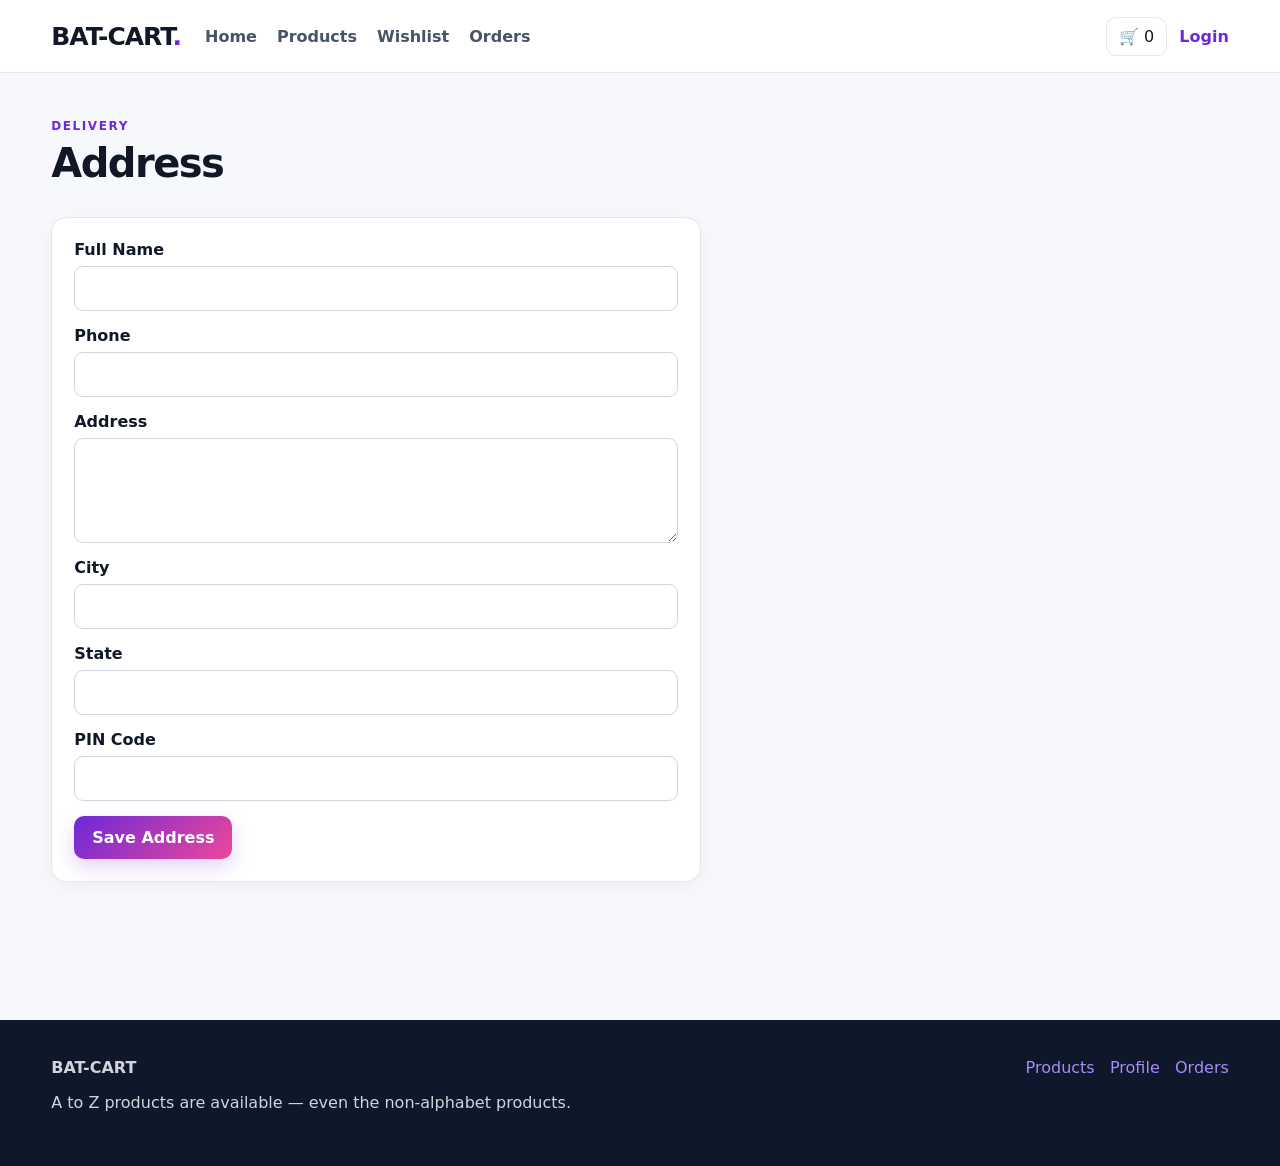
<file: src/main/resources/static/address.html>
<!DOCTYPE html>
<html lang="en">
<head>
<meta charset="UTF-8">
<meta name="viewport" content="width=device-width, initial-scale=1.0">
<title>BAT-CART | Address</title>
<link rel="stylesheet" href="style.css">
</head>
<body>
<div id="navbar"></div>
<main class="container page">
  <div class="products-heading"><div><span class="eyebrow dark">DELIVERY</span><h1>Address</h1></div></div>
  <form id="address-form" class="card narrow">
    <label>Full Name<input id="address-name" required></label>
    <label>Phone<input id="address-phone" required></label>
    <label>Address<textarea id="address-line" required></textarea></label>
    <label>City<input id="address-city" required></label>
    <label>State<input id="address-state" required></label>
    <label>PIN Code<input id="address-pincode" pattern="[0-9]{6}" required></label>
    <button class="btn" type="submit">Save Address</button>
  </form>
</main>
<div id="footer"></div>
<script src="commons.js"></script>
<script src="address.js"></script>
</body>
</html>
</file>
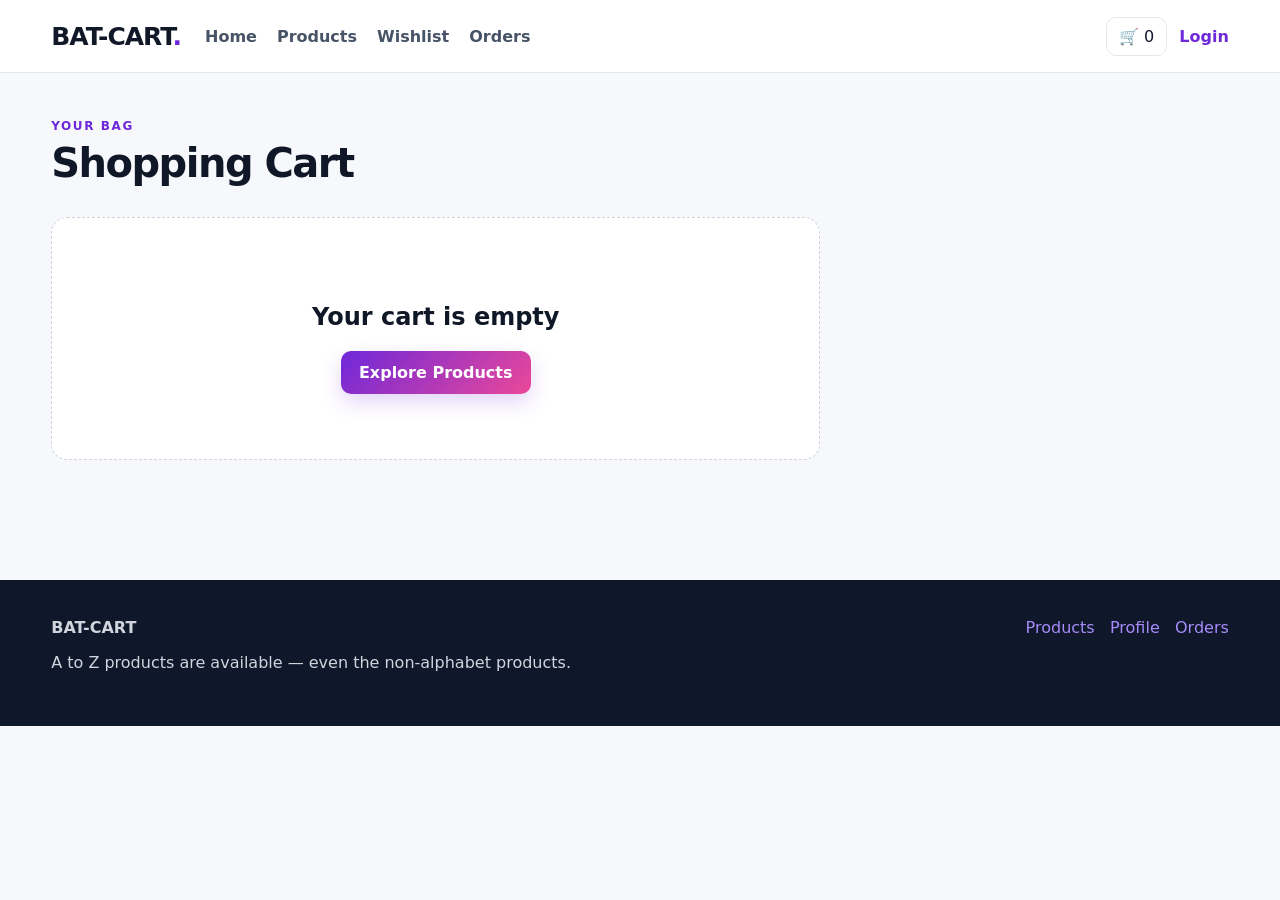
<file: src/main/resources/static/cart.html>
<!DOCTYPE html>
<html lang="en">
<head>
<meta charset="UTF-8">
<meta name="viewport" content="width=device-width, initial-scale=1.0">
<title>BAT-CART | Cart</title>
<link rel="stylesheet" href="style.css">
</head>
<body>
<div id="navbar"></div>
<main class="container page">
  <div class="products-heading">
    <div><span class="eyebrow dark">YOUR BAG</span><h1>Shopping Cart</h1></div>
  </div>
  <div class="cart-layout">
    <section id="cart-items"></section>
    <aside id="cart-summary"></aside>
  </div>
</main>
<div id="footer"></div>
<script src="commons.js"></script>
<script src="cart.js"></script>
</body>
</html>
</file>
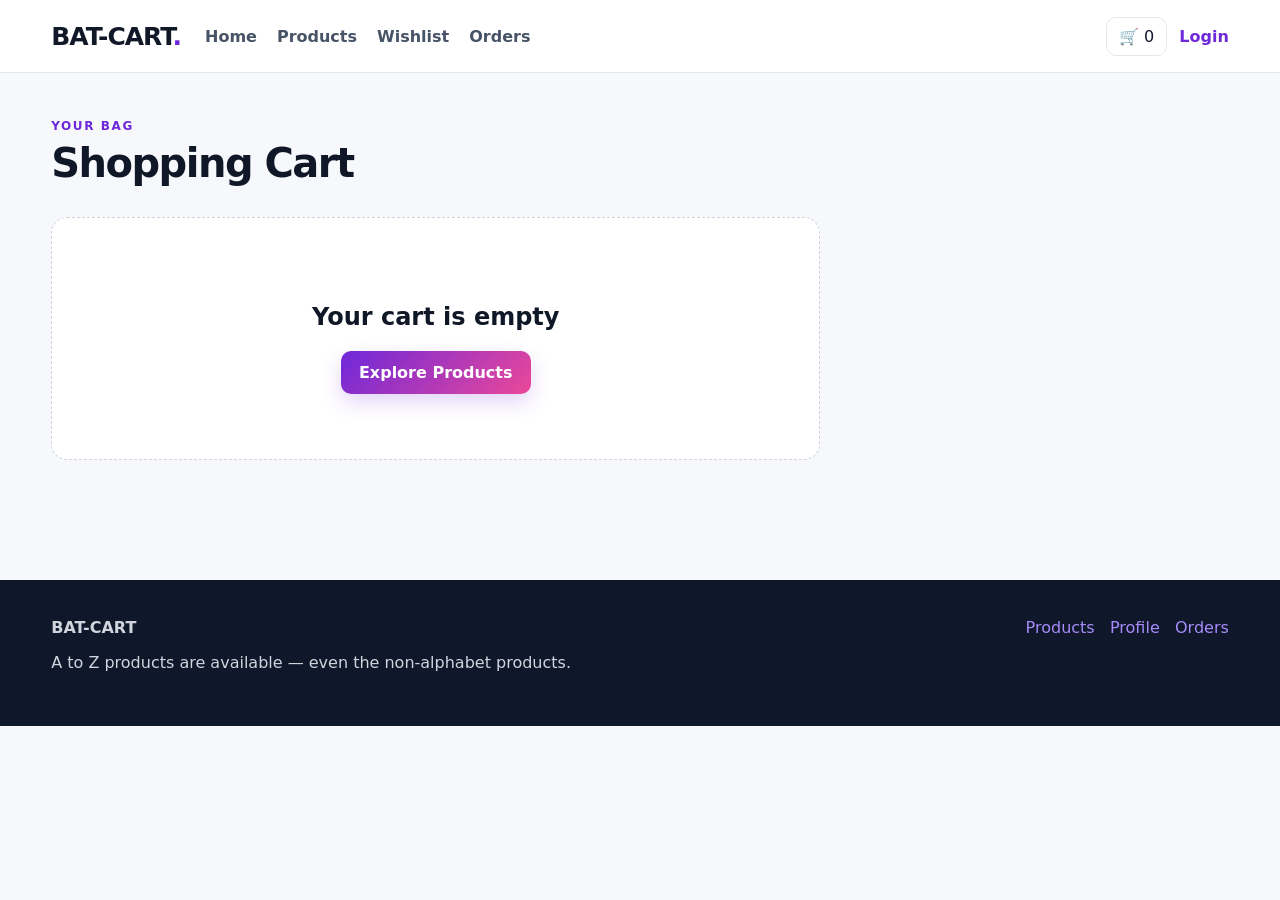
<file: src/main/resources/static/checkout.html>
<!DOCTYPE html>
<html lang="en">
<head>
<meta charset="UTF-8">
<meta name="viewport" content="width=device-width, initial-scale=1.0">
<title>BAT-CART | Checkout</title>
<link rel="stylesheet" href="style.css">
</head>
<body>
<div id="navbar"></div>
<main class="container page">
  <div class="products-heading"><div><span class="eyebrow dark">SECURE CHECKOUT</span><h1>Checkout</h1></div></div>
  <div class="checkout-layout">
    <section class="card">
      <h2>Delivery Details</h2>
      <form id="checkout-form">
        <div class="form-grid">
          <label>Full Name<input id="name" required></label>
          <label>Phone<input id="phone" inputmode="numeric" required></label>
          <label class="full">Address<textarea id="address" required></textarea></label>
          <label>City<input id="city" required></label>
          <label>State<input id="state" required></label>
          <label>PIN Code<input id="pincode" inputmode="numeric" pattern="[0-9]{6}" required></label>
        </div>
        <h2>Payment</h2>
        <label class="payment-option"><input type="radio" name="payment" value="COD" checked> <span><strong>Cash on Delivery</strong><small>Pay when your order arrives</small></span></label>
        <label class="payment-option"><input type="radio" name="payment" value="ONLINE"> <span><strong>Online Payment</strong><small>Demo option — connect your gateway later</small></span></label>
        <button class="btn full-btn" type="submit">Place Order</button>
      </form>
    </section>
    <aside id="checkout-summary" class="card"></aside>
  </div>
</main>
<div id="footer"></div>
<script src="commons.js"></script>
<script src="checkout.js"></script>
</body>
</html>
</file>
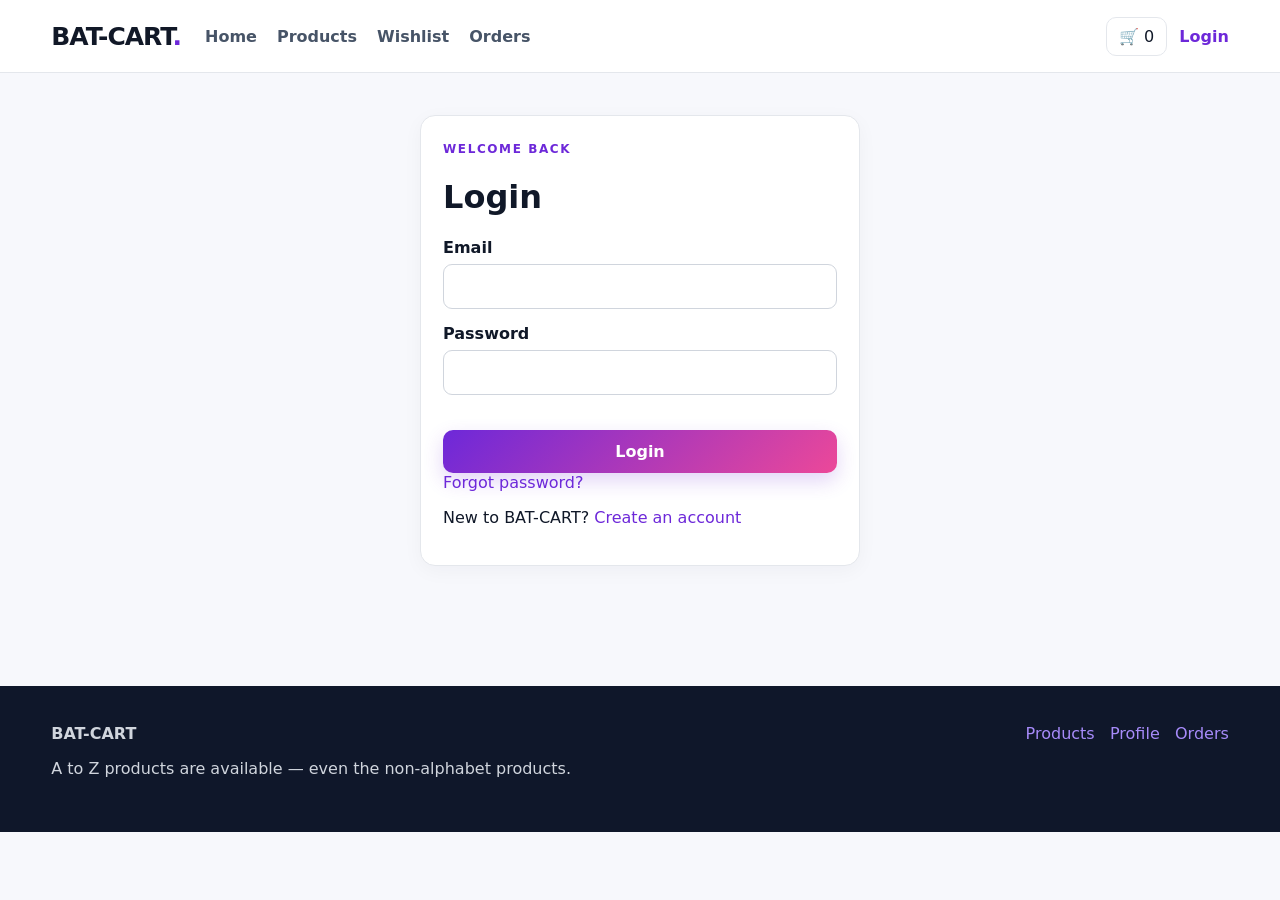
<file: src/main/resources/static/dashboard.html>
<!DOCTYPE html>
<html lang="en">
<head><meta charset="UTF-8"><meta name="viewport" content="width=device-width, initial-scale=1.0">
<title>BAT-CART | Dashboard</title><link rel="stylesheet" href="style.css"></head>
<body><div id="navbar"></div>
<main class="container page">
<div class="products-heading"><div><span class="eyebrow dark">ACCOUNT CENTER</span><h1>Dashboard</h1></div></div>
<div class="dashboard-grid">
<a class="card dashboard-card" href="orders.html"><div class="dashboard-icon">📦</div><h2>Orders</h2><p>View order history</p></a>
<a class="card dashboard-card" href="wishlist.html"><div class="dashboard-icon">❤️</div><h2>Wishlist</h2><p>Saved products</p></a>
<a class="card dashboard-card" href="profile.html"><div class="dashboard-icon">👤</div><h2>Profile</h2><p>Manage account</p></a>
<a class="card dashboard-card" href="address.html"><div class="dashboard-icon">📍</div><h2>Address</h2><p>Manage delivery details</p></a>
</div>
</main><div id="footer"></div><script src="commons.js"></script><script src="dashboard.js"></script></body></html>
</file>
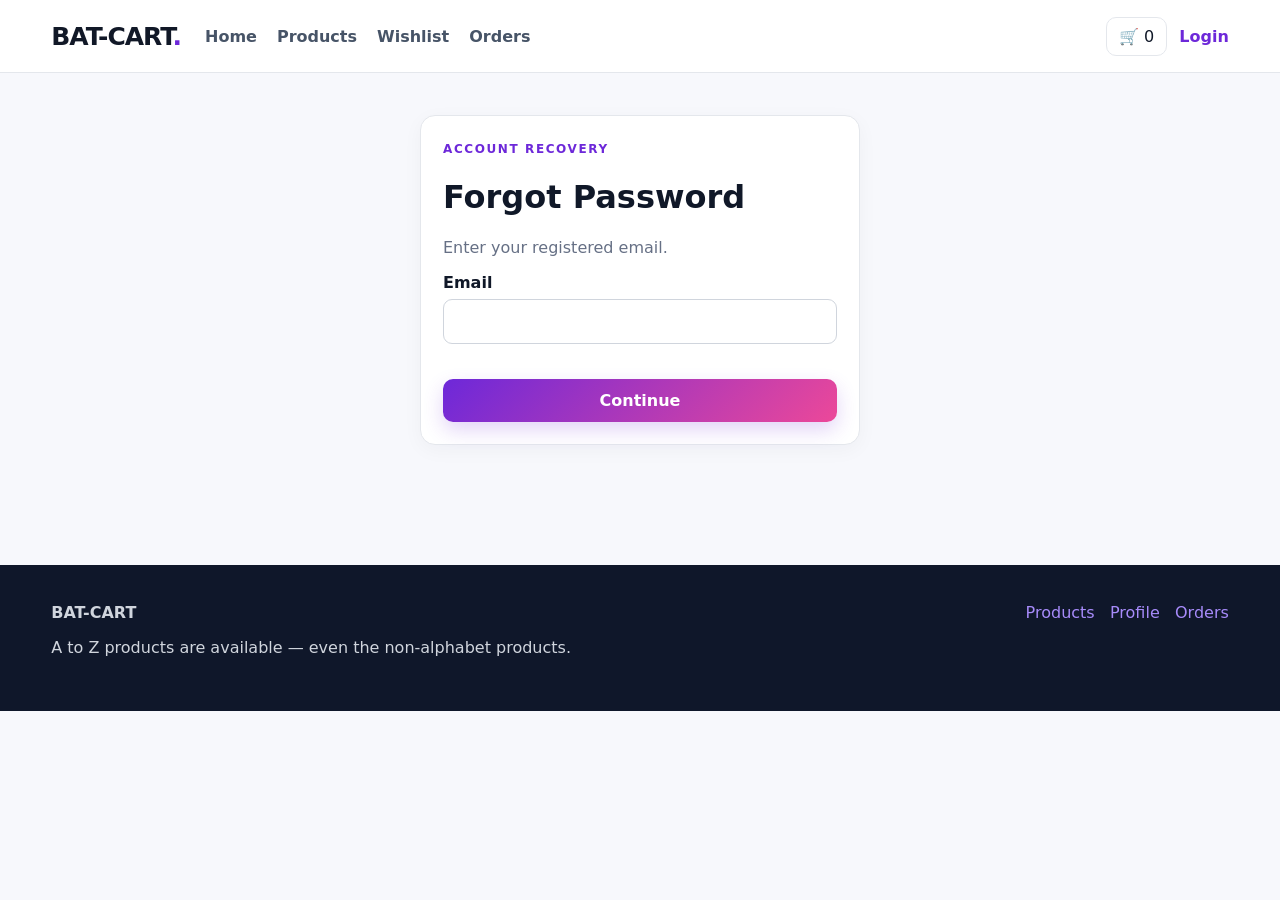
<file: src/main/resources/static/forgot-password.html>
<!DOCTYPE html>
<html lang="en">
<head>
<meta charset="UTF-8"><meta name="viewport" content="width=device-width, initial-scale=1.0">
<title>BAT-CART | Forgot Password</title><link rel="stylesheet" href="style.css">
</head>
<body><div id="navbar"></div>
<main class="container page center-page"><form id="forgot-form" class="card auth-card">
<span class="eyebrow dark">ACCOUNT RECOVERY</span><h1>Forgot Password</h1>
<p class="muted">Enter your registered email.</p>
<label>Email<input id="forgot-email" type="email" required></label>
<button class="btn full-btn" type="submit">Continue</button>
</form></main><div id="footer"></div>
<script src="commons.js"></script><script src="forgot-password.js"></script></body></html>
</file>
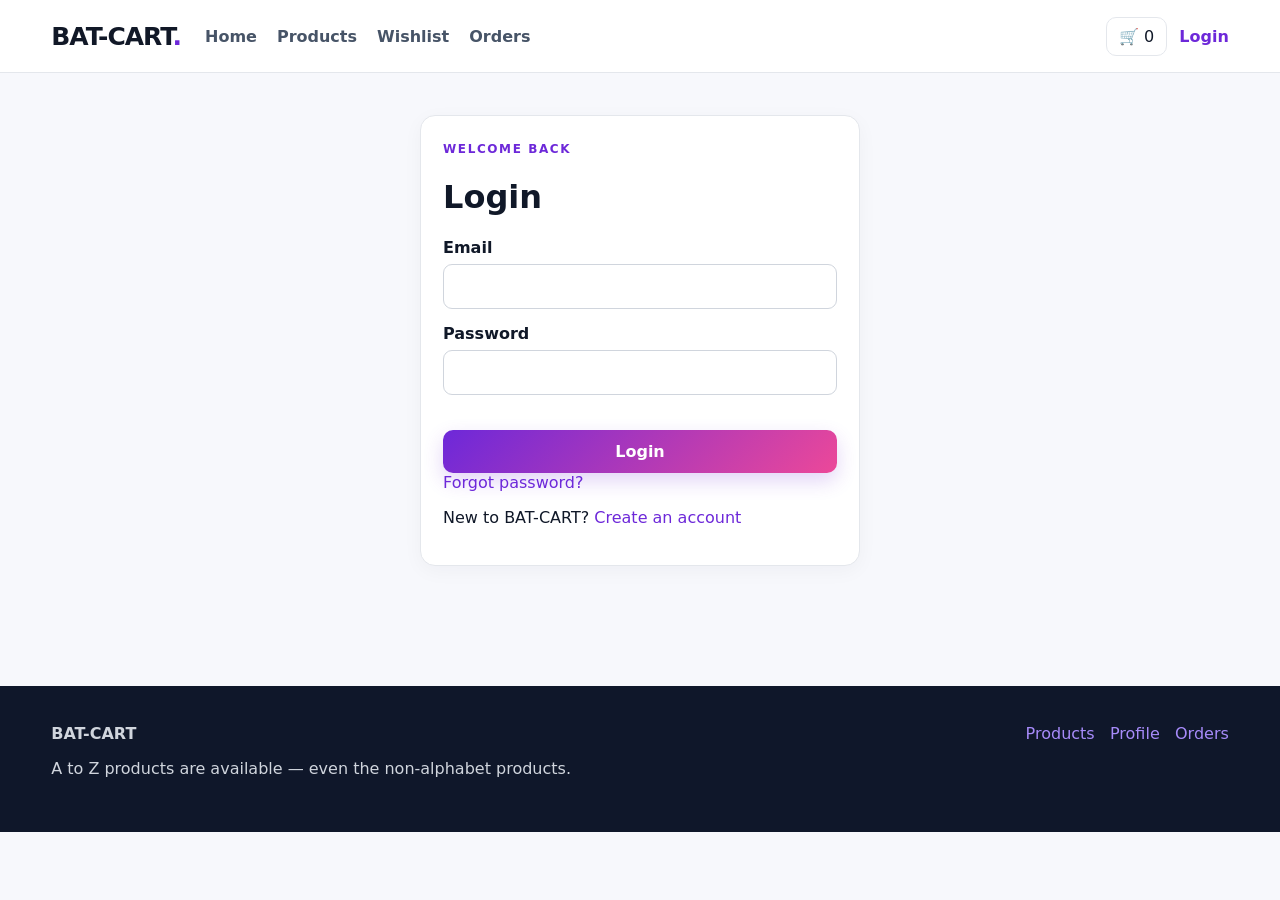
<file: src/main/resources/static/login.html>
<!DOCTYPE html>
<html lang="en">
<head>
<meta charset="UTF-8">
<meta name="viewport" content="width=device-width, initial-scale=1.0">
<title>BAT-CART | Login</title>
<link rel="stylesheet" href="style.css">
</head>
<body>
<div id="navbar"></div>
<main class="container page center-page">
<form id="login-form" class="card auth-card">
  <span class="eyebrow dark">WELCOME BACK</span><h1>Login</h1>
  <label>Email<input id="login-email" type="email" required></label>
  <label>Password<input id="login-password" type="password" required></label>
  <button class="btn full-btn" type="submit">Login</button>
  <a href="forgot-password.html">Forgot password?</a>
  <p>New to BAT-CART? <a href="register.html">Create an account</a></p>
</form>
</main>
<div id="footer"></div>
<script src="commons.js"></script>
<script src="login.js"></script>
</body>
</html>
</file>
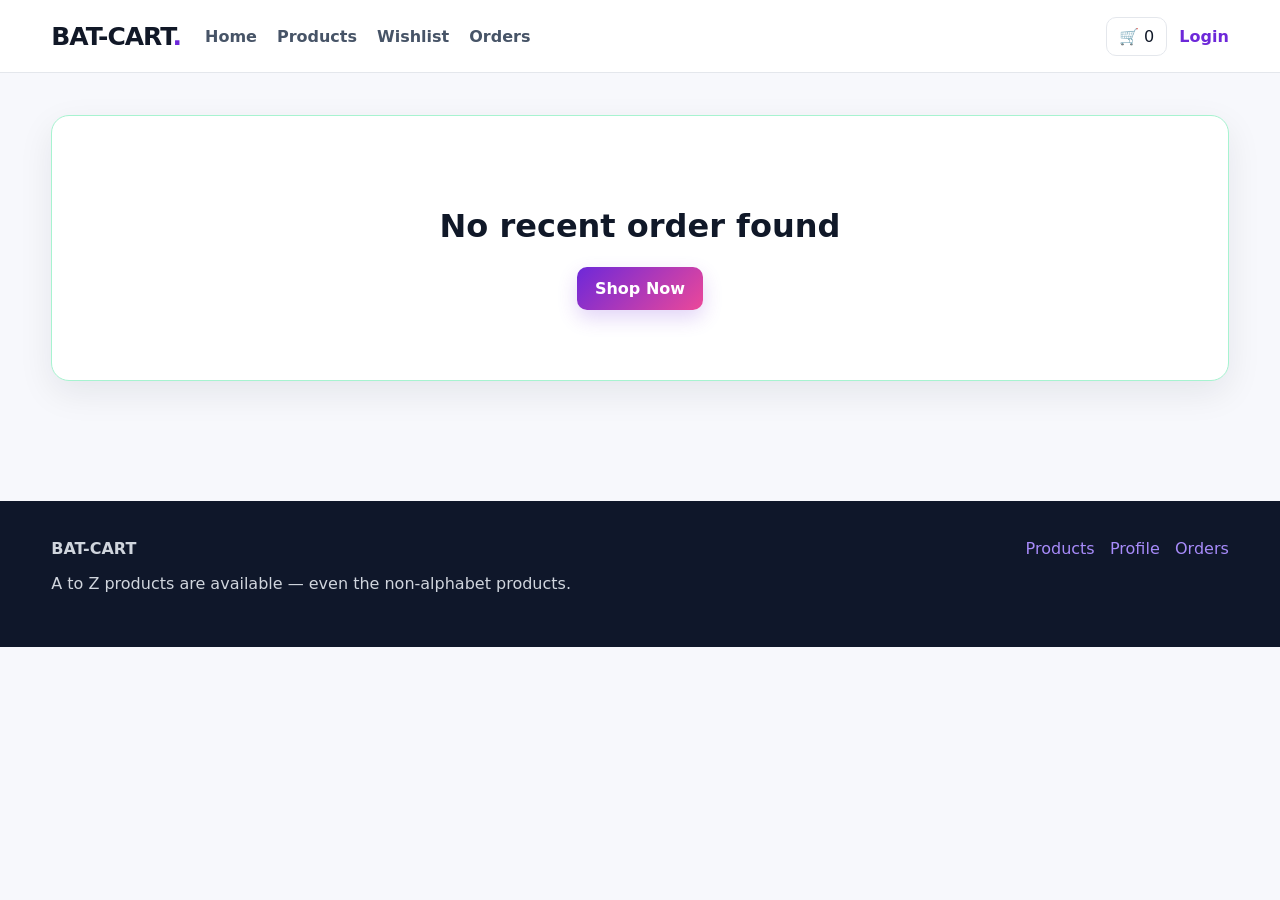
<file: src/main/resources/static/order-confirmation.html>
<!DOCTYPE html>
<html lang="en">
<head>
<meta charset="UTF-8">
<meta name="viewport" content="width=device-width, initial-scale=1.0">
<title>BAT-CART | Order Confirmed</title>
<link rel="stylesheet" href="style.css">
</head>
<body>
<div id="navbar"></div>
<main class="container page">
  <div id="confirmation" class="success-box"></div>
</main>
<div id="footer"></div>
<script src="commons.js"></script>
<script src="order-confirmation.js"></script>
</body>
</html>
</file>
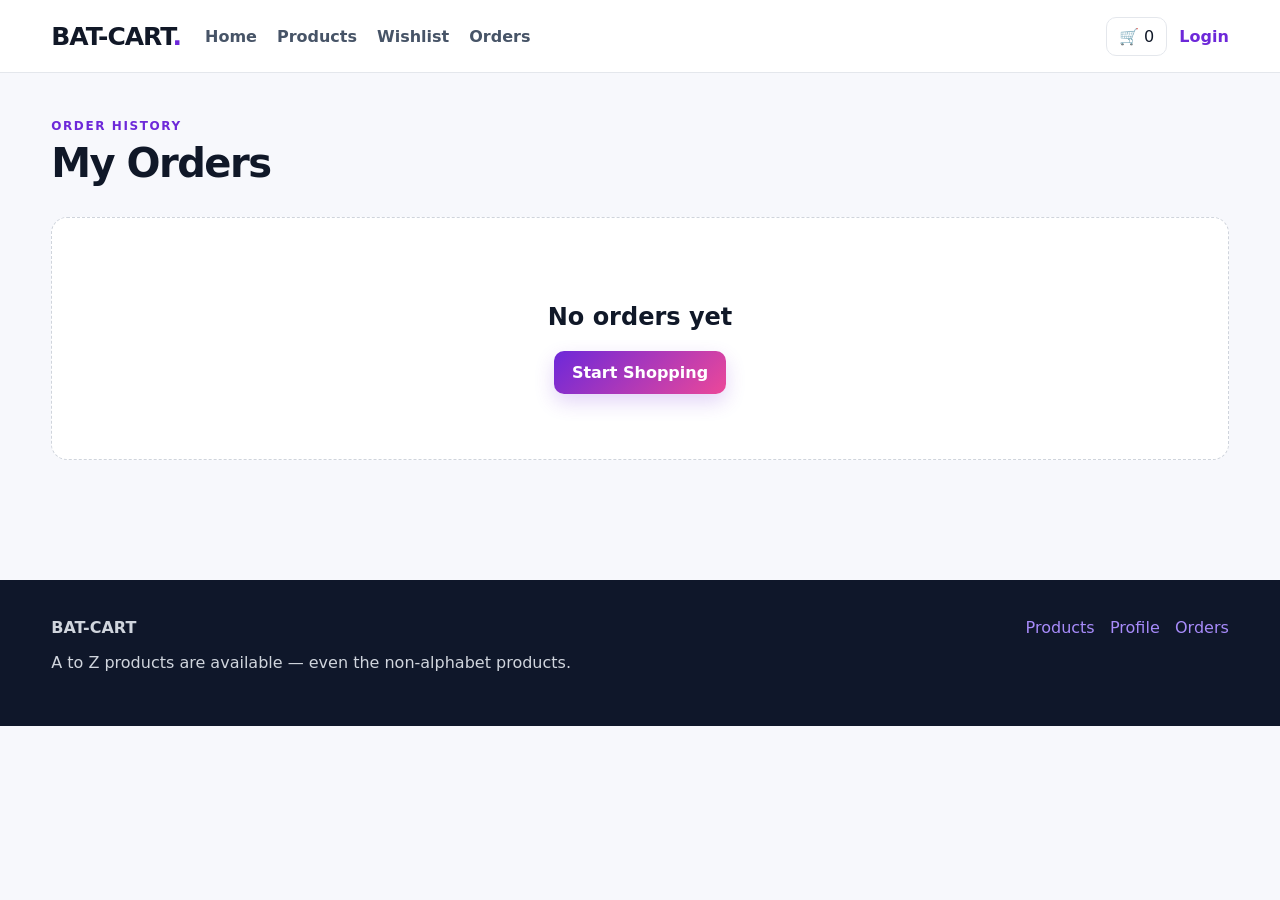
<file: src/main/resources/static/orders.html>
<!DOCTYPE html>
<html lang="en">
<head>
<meta charset="UTF-8">
<meta name="viewport" content="width=device-width, initial-scale=1.0">
<title>BAT-CART | Orders</title>
<link rel="stylesheet" href="style.css">
</head>
<body>
<div id="navbar"></div>
<main class="container page">
  <div class="products-heading"><div><span class="eyebrow dark">ORDER HISTORY</span><h1>My Orders</h1></div></div>
  <div id="orders-list"></div>
</main>
<div id="footer"></div>
<script src="commons.js"></script>
<script src="orders.js"></script>
</body>
</html>
</file>
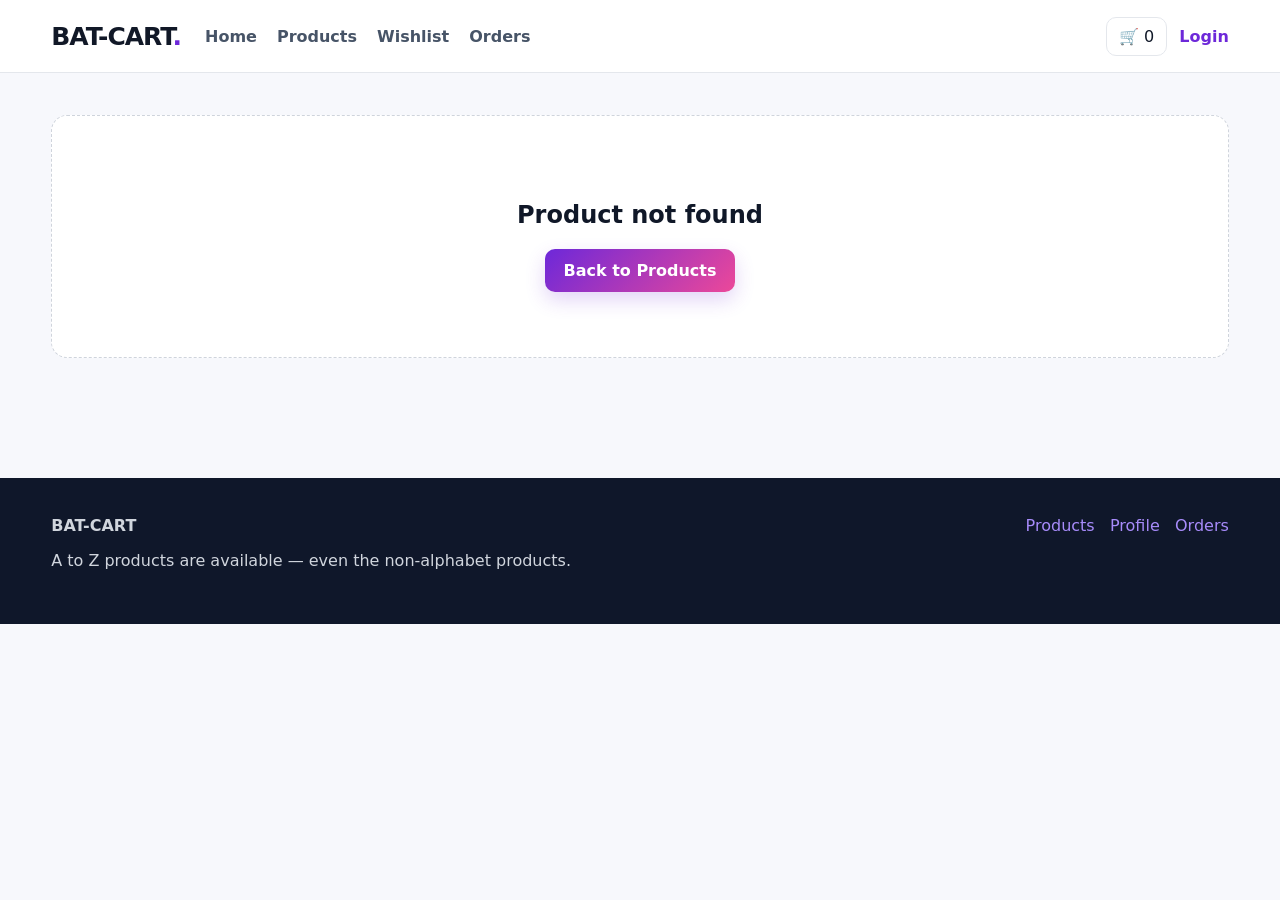
<file: src/main/resources/static/product-details.html>
<!DOCTYPE html>
<html lang="en">
<head>
<meta charset="UTF-8">
<meta name="viewport" content="width=device-width, initial-scale=1.0">
<title>BAT-CART | Product Details</title>
<link rel="stylesheet" href="style.css">
</head>
<body>
<div id="navbar"></div>
<main class="container page">
  <div id="product-details"></div>
</main>
<div id="footer"></div>
<script src="commons.js"></script>
<script src="product-details.js"></script>
</body>
</html>
</file>
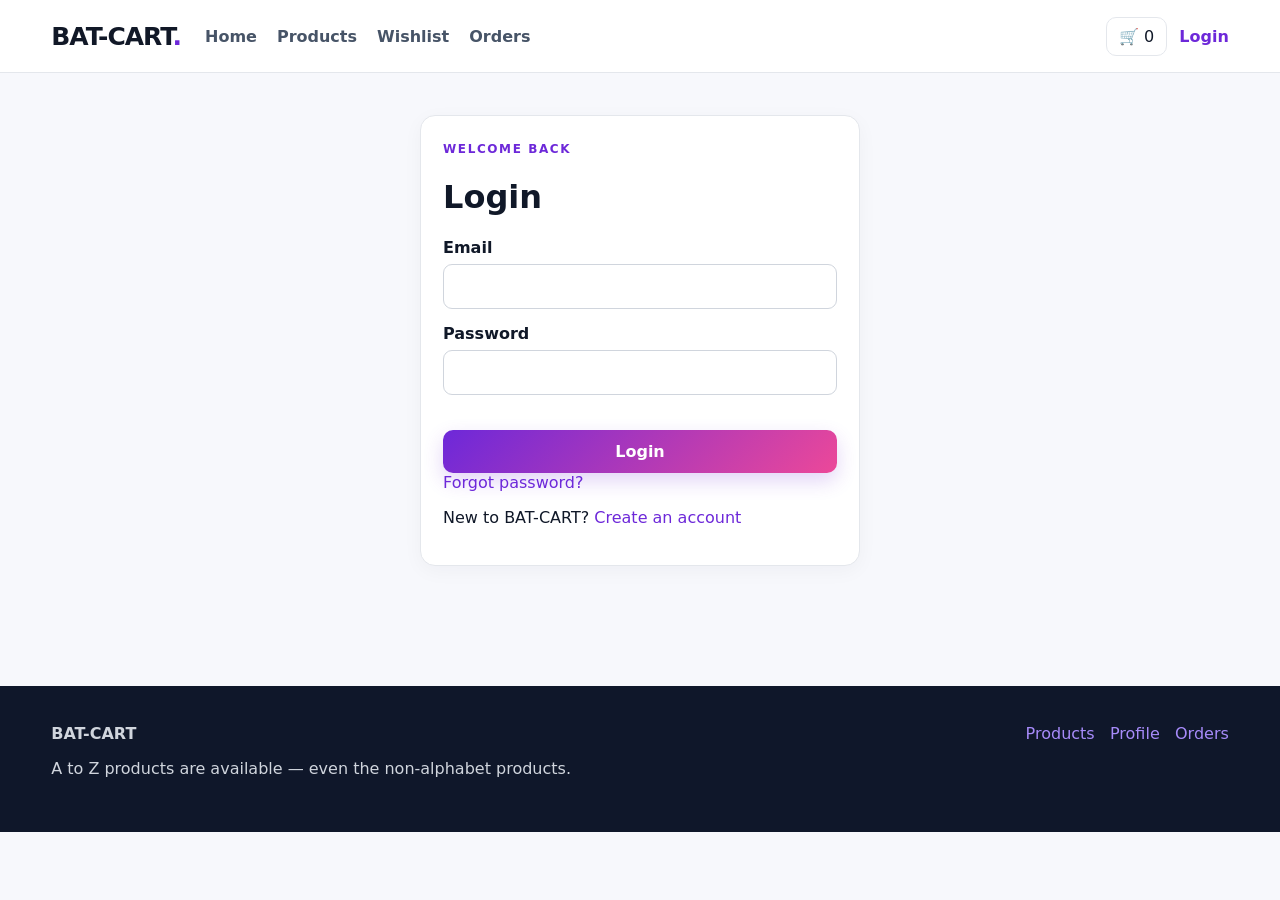
<file: src/main/resources/static/profile.html>
<!DOCTYPE html>
<html lang="en">
<head>
<meta charset="UTF-8">
<meta name="viewport" content="width=device-width, initial-scale=1.0">
<title>BAT-CART | Profile</title>
<link rel="stylesheet" href="style.css">
</head>
<body>
<div id="navbar"></div>
<main class="container page">
  <div class="products-heading"><div><span class="eyebrow dark">MY ACCOUNT</span><h1>Profile</h1></div></div>
  <form id="profile-form" class="card narrow">
    <label>Name<input id="profile-name" required></label>
    <label>Email<input id="profile-email" type="email" required></label>
    <label>Phone<input id="profile-phone"></label>
    <button class="btn" type="submit">Save Profile</button>
  </form>
  <div class="card narrow account-actions">
    <a class="btn secondary" href="address.html">Manage Address</a>
    <button id="logout-btn" class="btn danger">Logout</button>
  </div>
</main>
<div id="footer"></div>
<script src="commons.js"></script>
<script src="profile.js"></script>
</body>
</html>
</file>
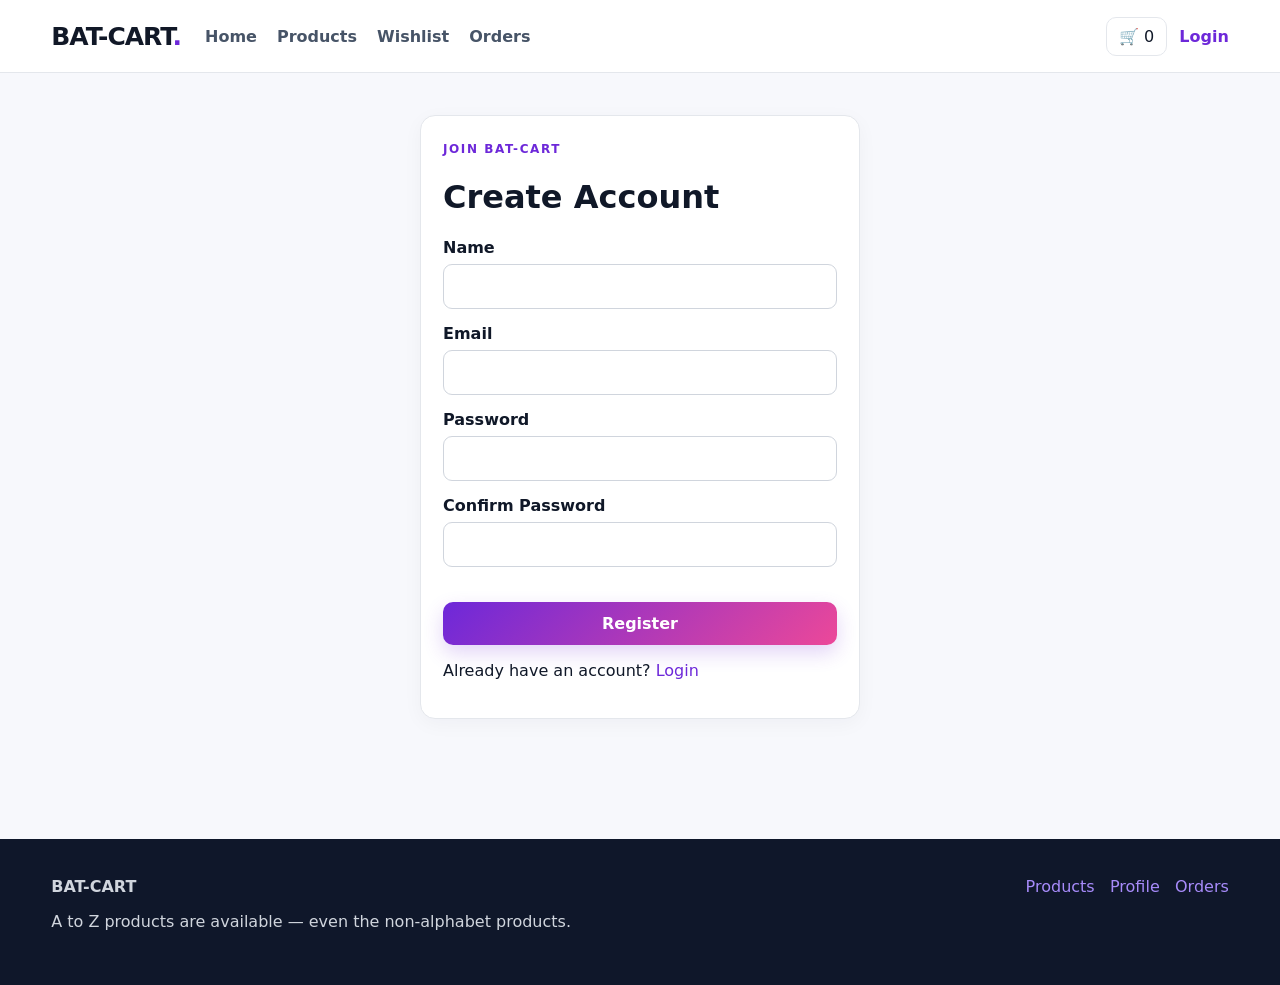
<file: src/main/resources/static/register.html>
<!DOCTYPE html>
<html lang="en">
<head>
<meta charset="UTF-8">
<meta name="viewport" content="width=device-width, initial-scale=1.0">
<title>BAT-CART | Register</title>
<link rel="stylesheet" href="style.css">
</head>
<body>
<div id="navbar"></div>
<main class="container page center-page">
<form id="register-form" class="card auth-card">
  <span class="eyebrow dark">JOIN BAT-CART</span><h1>Create Account</h1>
  <label>Name<input id="register-name" required></label>
  <label>Email<input id="register-email" type="email" required></label>
  <label>Password<input id="register-password" type="password" minlength="6" required></label>
  <label>Confirm Password<input id="register-confirm" type="password" minlength="6" required></label>
  <button class="btn full-btn" type="submit">Register</button>
  <p>Already have an account? <a href="login.html">Login</a></p>
</form>
</main>
<div id="footer"></div>
<script src="commons.js"></script>
<script src="register.js"></script>
</body>
</html>
</file>
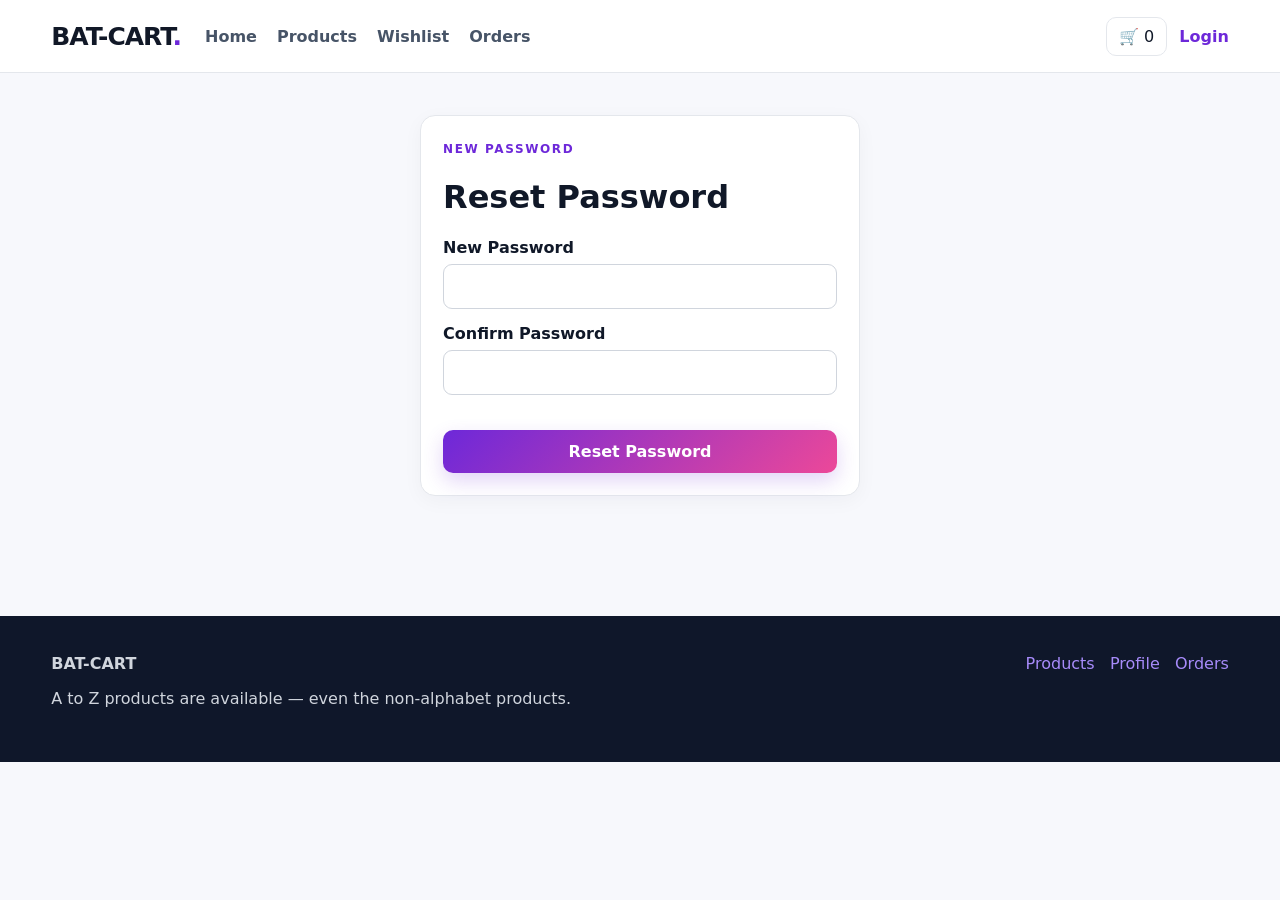
<file: src/main/resources/static/reset-password.html>
<!DOCTYPE html>
<html lang="en">
<head><meta charset="UTF-8"><meta name="viewport" content="width=device-width, initial-scale=1.0">
<title>BAT-CART | Reset Password</title><link rel="stylesheet" href="style.css"></head>
<body><div id="navbar"></div>
<main class="container page center-page"><form id="reset-form" class="card auth-card">
<span class="eyebrow dark">NEW PASSWORD</span><h1>Reset Password</h1>
<label>New Password<input id="reset-password" type="password" minlength="6" required></label>
<label>Confirm Password<input id="reset-confirm" type="password" minlength="6" required></label>
<button class="btn full-btn" type="submit">Reset Password</button>
</form></main><div id="footer"></div>
<script src="commons.js"></script><script src="reset-password.js"></script></body></html>
</file>
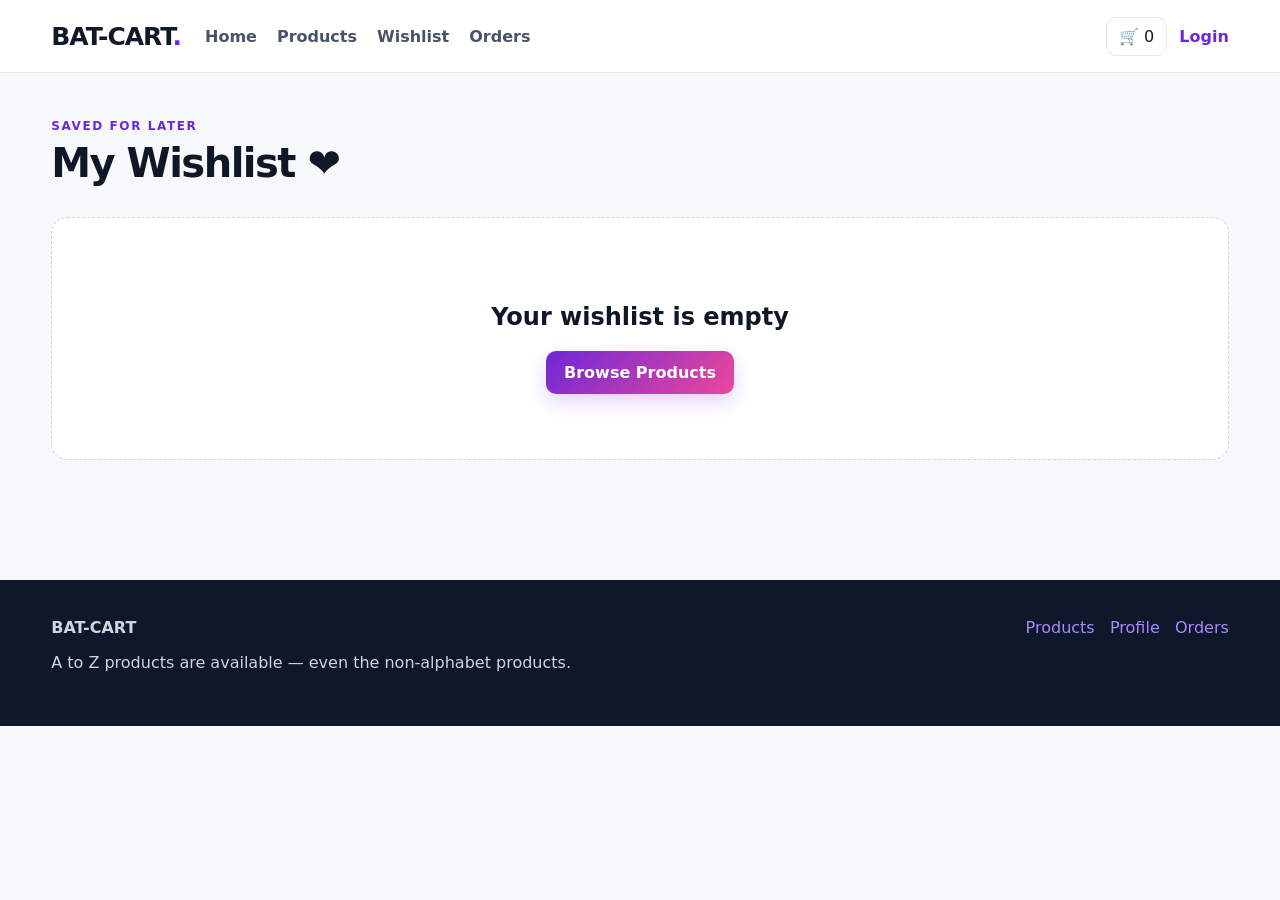
<file: src/main/resources/static/wishlist.html>
<!DOCTYPE html>
<html lang="en">
<head>
<meta charset="UTF-8">
<meta name="viewport" content="width=device-width, initial-scale=1.0">
<title>BAT-CART | Wishlist</title>
<link rel="stylesheet" href="style.css">
</head>
<body>
<div id="navbar"></div>
<main class="container page">
  <div class="products-heading"><div><span class="eyebrow dark">SAVED FOR LATER</span><h1>My Wishlist ❤️</h1></div></div>
  <div id="wishlist-grid" class="product-grid product-grid-large"></div>
</main>
<div id="footer"></div>
<script src="commons.js"></script>
<script src="wishlist.js"></script>
</body>
</html>
</file>
<file: src/main/resources/static/style.css>
*{box-sizing:border-box}
:root{--ink:#101828;--muted:#667085;--line:#e4e7ec;--bg:#f7f8fc;--card:#fff;--brand:#6d28d9;--brand2:#ec4899;--accent:#06b6d4;--danger:#dc2626;--shadow:0 12px 35px rgba(16,24,40,.08)}
html{scroll-behavior:smooth}
body{margin:0;font-family:Inter,ui-sans-serif,system-ui,-apple-system,BlinkMacSystemFont,"Segoe UI",Arial,sans-serif;background:var(--bg);color:var(--ink)}
a{text-decoration:none;color:var(--brand)}button,input,textarea,select{font:inherit}button{cursor:pointer}
.container{width:min(1180px,92%);margin:auto}.page{padding:42px 0 70px}
.navbar{position:sticky;top:0;z-index:50;background:rgba(255,255,255,.92);backdrop-filter:blur(14px);border-bottom:1px solid var(--line)}
.nav-inner{width:min(1180px,92%);margin:auto;min-height:72px;display:flex;align-items:center;gap:24px}
.brand{font-size:25px;font-weight:900;letter-spacing:-1px;color:#111827}.brand span{color:var(--brand)}
.nav-links{display:flex;gap:20px;align-items:center;flex:1}.nav-links a{color:#475467;font-weight:600}.nav-links a:hover{color:var(--brand)}
.nav-actions{display:flex;gap:12px;align-items:center}.cart-link{padding:9px 12px;border:1px solid var(--line);border-radius:10px;color:var(--ink);background:#fff}.login-link{font-weight:700}
.hero{min-height:500px;display:flex;align-items:center;color:#fff;background:radial-gradient(circle at 15% 20%,#ec4899 0,transparent 30%),radial-gradient(circle at 85% 10%,#06b6d4 0,transparent 30%),linear-gradient(125deg,#3b0764,#111827 60%,#164e63);position:relative;overflow:hidden}
.hero:after{content:"";position:absolute;width:500px;height:500px;border:1px solid #ffffff20;border-radius:50%;right:-150px;bottom:-250px;box-shadow:0 0 0 60px #ffffff08,0 0 0 120px #ffffff05}
.hero-content{width:min(1180px,92%);margin:auto;position:relative;z-index:2}.hero h1{font-size:clamp(40px,6vw,72px);line-height:1.02;letter-spacing:-2.5px;max-width:880px;margin:16px 0}.hero p{font-size:20px;line-height:1.6;max-width:700px;color:#e5e7eb}.hero-actions{display:flex;gap:12px;margin-top:28px}
.eyebrow{font-size:12px;letter-spacing:1.6px;font-weight:900}.eyebrow.dark{color:var(--brand)}
.btn{display:inline-flex;align-items:center;justify-content:center;border:0;border-radius:10px;padding:12px 18px;background:linear-gradient(135deg,var(--brand),var(--brand2));color:#fff;font-weight:800;box-shadow:0 8px 20px rgba(109,40,217,.2);transition:.2s}.btn:hover{transform:translateY(-1px);filter:brightness(1.03)}.btn-light{background:#fff;color:#4c1d95}.btn.secondary{background:#64748b}.btn.danger{background:var(--danger)}.full-btn{width:100%;margin-top:20px}
.section{padding-top:52px}.section-title{display:flex;justify-content:space-between;align-items:end;gap:20px;margin-bottom:22px}.section-title h2{font-size:30px;margin:5px 0 0}.category-strip{display:grid;grid-template-columns:repeat(6,1fr);gap:12px}.category-strip a{background:#fff;border:1px solid var(--line);border-radius:14px;padding:18px 12px;text-align:center;font-weight:800;color:var(--ink);box-shadow:var(--shadow)}.category-strip a:hover{border-color:#c4b5fd;transform:translateY(-2px)}
.product-grid{display:grid;grid-template-columns:repeat(4,1fr);gap:18px}.product-grid-large{grid-template-columns:repeat(4,1fr)}
.product-card{background:var(--card);border:1px solid var(--line);border-radius:16px;overflow:hidden;display:flex;flex-direction:column;box-shadow:0 4px 15px rgba(16,24,40,.04);transition:.2s}.product-card:hover{transform:translateY(-3px);box-shadow:var(--shadow)}
.product-image-wrap{position:relative}.product-card img{width:100%;height:230px;object-fit:cover;background:#eef2f6;display:block}.heart-btn{position:absolute;right:10px;top:10px;border:0;background:#fff;width:38px;height:38px;border-radius:50%;font-size:19px;box-shadow:0 5px 15px #0002}.product-info{padding:15px}.product-info h3{margin:5px 0 7px;font-size:17px}.product-meta{display:flex;justify-content:space-between;gap:8px}.price{font-size:20px;font-weight:900}.rating{font-size:13px;color:#b45309;font-weight:800}.old-price{text-decoration:line-through;color:#98a2b3;font-size:13px;margin-left:5px}.product-buttons{display:flex;gap:8px;margin-top:13px}.product-buttons .btn{flex:1;padding:10px 8px;font-size:13px}
.products-heading{display:flex;justify-content:space-between;align-items:end;gap:20px;margin-bottom:25px}.products-heading h1{font-size:40px;letter-spacing:-1.5px;margin:6px 0}.result-count{font-weight:800;color:var(--muted)}
.filter-panel{background:#fff;border:1px solid var(--line);border-radius:16px;padding:18px;margin-bottom:26px;box-shadow:var(--shadow)}.search-wrap{display:flex;align-items:center;border:1px solid #cfd4dc;border-radius:11px;padding:0 12px;background:#fff}.search-wrap:focus-within{border-color:#8b5cf6;box-shadow:0 0 0 3px #8b5cf620}.search-wrap span{font-size:23px;color:#667085}.search-wrap input{border:0;outline:0;width:100%;padding:13px;background:transparent}.icon-btn{border:0;background:transparent;font-size:22px;color:#98a2b3}.filter-row{display:grid;grid-template-columns:1.2fr 1.2fr 1fr 1.2fr;gap:14px;margin-top:15px}.filter-row label{display:block;font-size:12px;font-weight:800;color:#475467;margin-bottom:7px}.filter-row select,.toolbar select{width:100%;padding:12px;border:1px solid #d0d5dd;border-radius:10px;background:#fff;outline:0}.filter-row select:focus{border-color:#8b5cf6}.filter-bottom{display:flex;justify-content:space-between;gap:15px;align-items:center;margin-top:15px}.active-filters{display:flex;gap:7px;flex-wrap:wrap}.chip{background:#f4f3ff;color:#5925dc;border-radius:99px;padding:6px 10px;font-size:12px;font-weight:800}.text-btn{border:0;background:none;color:var(--brand);font-weight:800}
.card{background:#fff;border:1px solid var(--line);border-radius:15px;padding:22px;box-shadow:0 5px 20px rgba(16,24,40,.04)}.muted{color:var(--muted)}.narrow{max-width:650px;margin:0 0 18px}.form-grid{display:grid;grid-template-columns:1fr 1fr;gap:0 16px}.full{grid-column:1/-1}label{display:block;font-weight:700;margin-bottom:15px}label input,label textarea{display:block;width:100%;margin-top:7px;padding:12px;border:1px solid #d0d5dd;border-radius:9px;background:#fff;outline:0}label input:focus,label textarea:focus{border-color:#8b5cf6;box-shadow:0 0 0 3px #8b5cf620}textarea{min-height:105px;resize:vertical}.payment-option{display:flex;gap:10px;align-items:flex-start;border:1px solid var(--line);border-radius:10px;padding:13px}.payment-option input{width:auto;margin-top:3px}.payment-option span{display:flex;flex-direction:column;gap:3px}.payment-option small{color:var(--muted);font-weight:400}
.cart-layout,.checkout-layout{display:grid;grid-template-columns:2fr 1fr;gap:24px}.cart-item{display:grid;grid-template-columns:95px 1fr auto;gap:16px;align-items:center;background:#fff;border:1px solid var(--line);border-radius:14px;padding:14px;margin-bottom:12px}.cart-item img{width:95px;height:95px;object-fit:cover;border-radius:10px}.qty{display:flex;gap:8px;align-items:center;margin-top:9px}.qty button{width:31px;height:31px;border:1px solid var(--line);background:#fff;border-radius:7px}.summary-row{display:flex;justify-content:space-between;gap:10px;margin:12px 0}.total{border-top:1px solid var(--line);padding-top:15px;font-size:20px;font-weight:900}
.success-box{text-align:center;background:#fff;border:1px solid #a7f3d0;border-radius:18px;padding:70px 20px;box-shadow:var(--shadow)}.success-icon{width:75px;height:75px;margin:auto;border-radius:50%;display:grid;place-items:center;background:#dcfce7;color:#15803d;font-size:42px;font-weight:900}.order-card{margin-bottom:15px}.order-head{display:flex;justify-content:space-between;gap:12px;border-bottom:1px solid var(--line);padding-bottom:12px}.status{padding:5px 10px;border-radius:99px;background:#dcfce7;color:#166534;font-weight:800;font-size:12px}.auth-card{width:min(440px,100%)}.center-page{display:flex;justify-content:center}.account-actions{display:flex;gap:10px}.dashboard-grid{display:grid;grid-template-columns:repeat(4,1fr);gap:18px}.dashboard-card{color:inherit;transition:.2s}.dashboard-card:hover{transform:translateY(-3px);box-shadow:var(--shadow)}.dashboard-icon{font-size:35px}
.empty{text-align:center;padding:65px 20px;background:#fff;border:1px dashed #cfd4dc;border-radius:16px}.empty-icon{font-size:45px}.hidden{display:none!important}
.footer{margin-top:50px;background:#0f172a;color:#d0d5dd;padding:38px 0}.footer-inner{width:min(1180px,92%);margin:auto;display:flex;justify-content:space-between;gap:25px}.footer a{color:#a78bfa}
@media(max-width:950px){.product-grid,.product-grid-large{grid-template-columns:repeat(3,1fr)}.category-strip{grid-template-columns:repeat(3,1fr)}.dashboard-grid{grid-template-columns:repeat(2,1fr)}.filter-row{grid-template-columns:1fr 1fr}.cart-layout,.checkout-layout{grid-template-columns:1fr}}
@media(max-width:700px){.nav-inner{flex-wrap:wrap;padding:11px 0}.nav-links{order:3;width:100%;overflow:auto}.nav-actions{margin-left:auto}.hero{min-height:520px}.hero h1{letter-spacing:-1.5px}.product-grid,.product-grid-large{grid-template-columns:repeat(2,1fr)}.category-strip{grid-template-columns:repeat(2,1fr)}.filter-row{grid-template-columns:1fr}.products-heading{align-items:start;flex-direction:column}.products-heading h1{font-size:34px}.form-grid{grid-template-columns:1fr}.full{grid-column:auto}.cart-item{grid-template-columns:75px 1fr}.cart-item>div:last-child{grid-column:2}.footer-inner{flex-direction:column}}
@media(max-width:480px){.product-grid,.product-grid-large{grid-template-columns:1fr}.category-strip{grid-template-columns:1fr}.hero-actions{flex-direction:column;align-items:stretch}.btn{width:100%}.product-buttons{flex-direction:column}}
</file>
